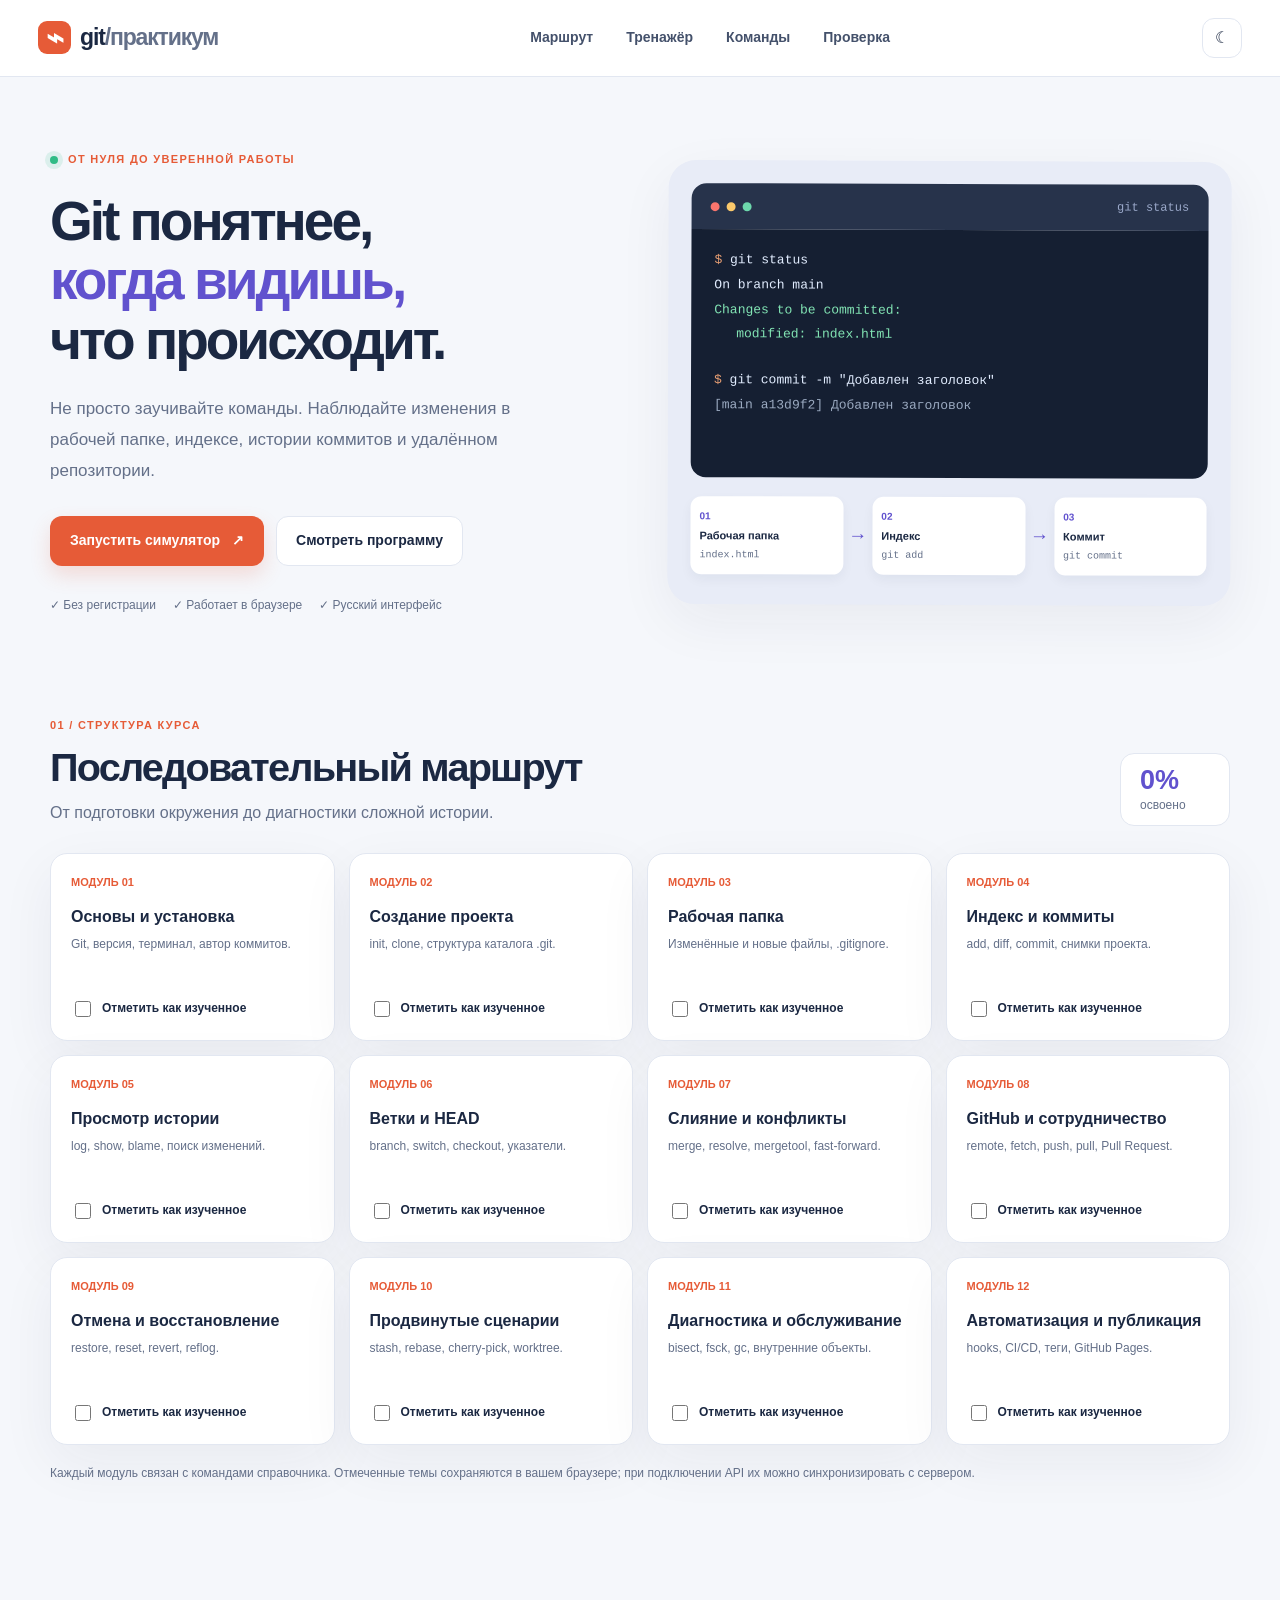
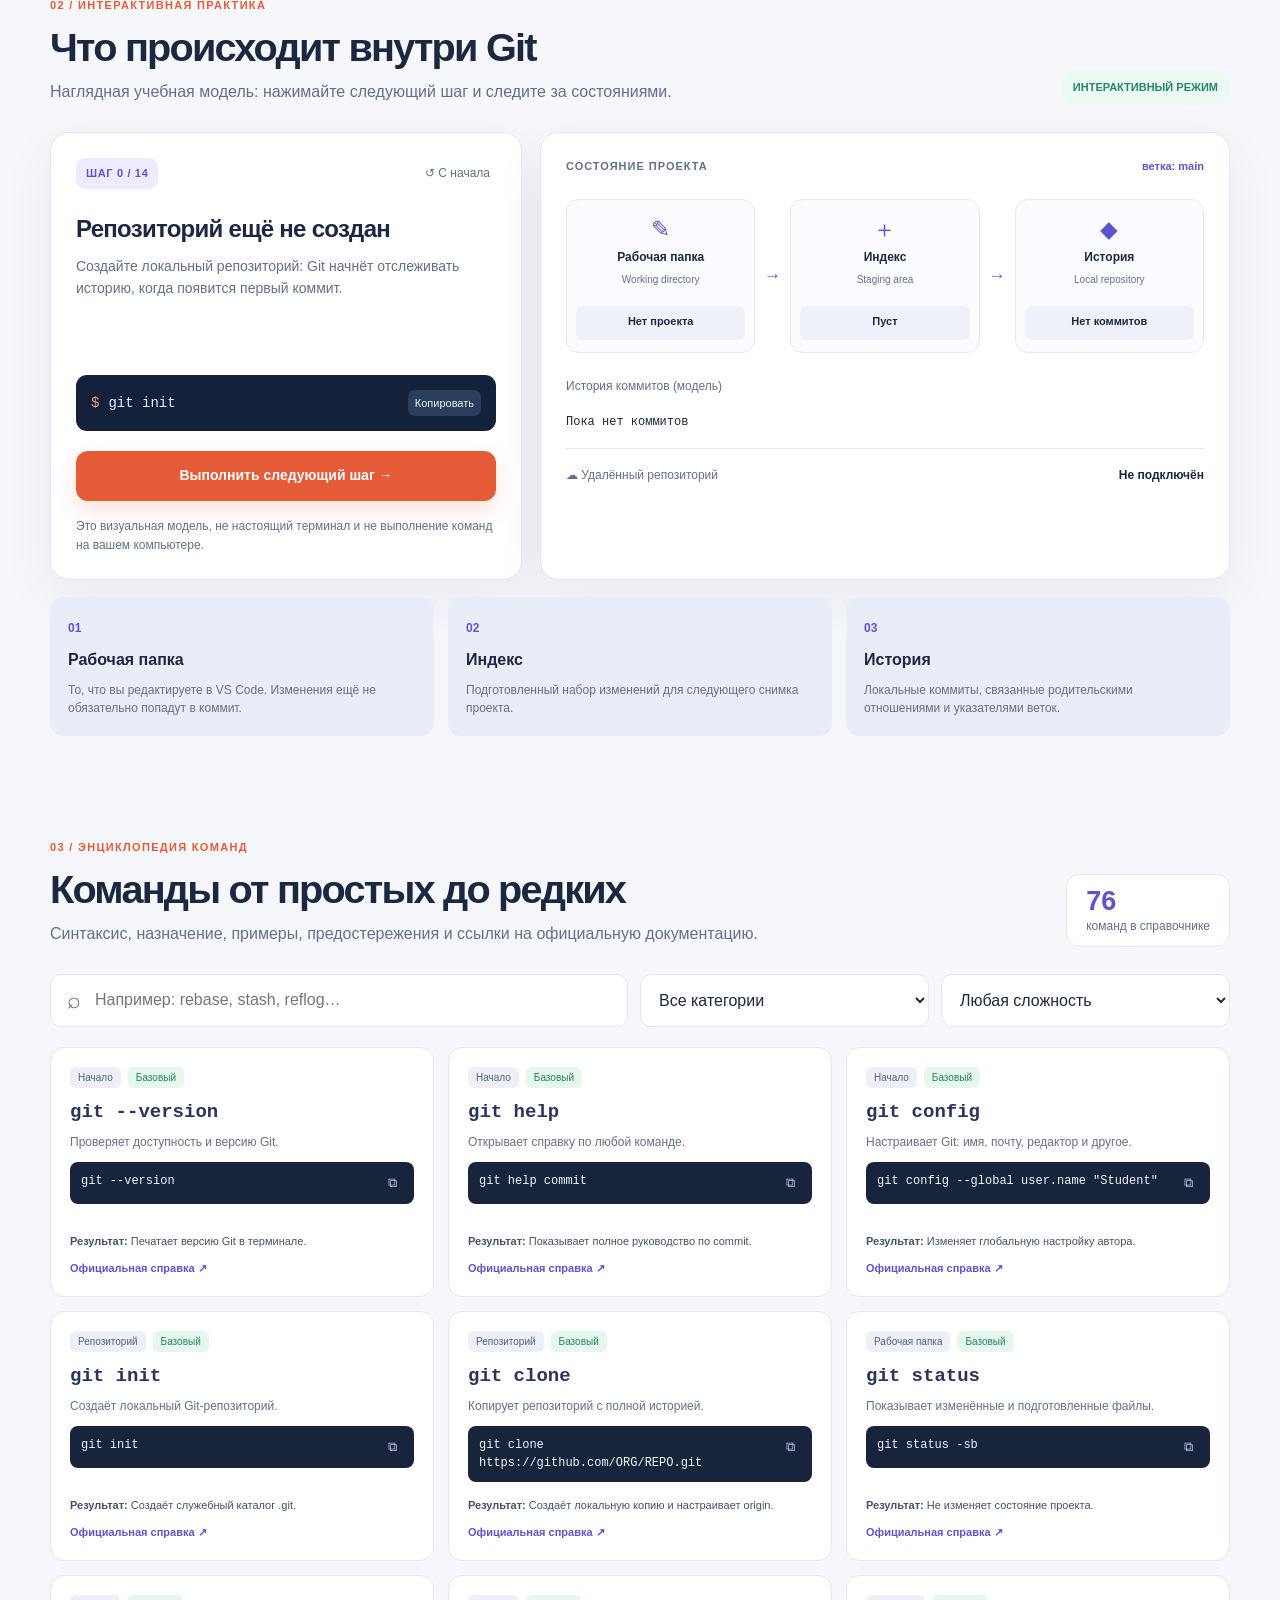
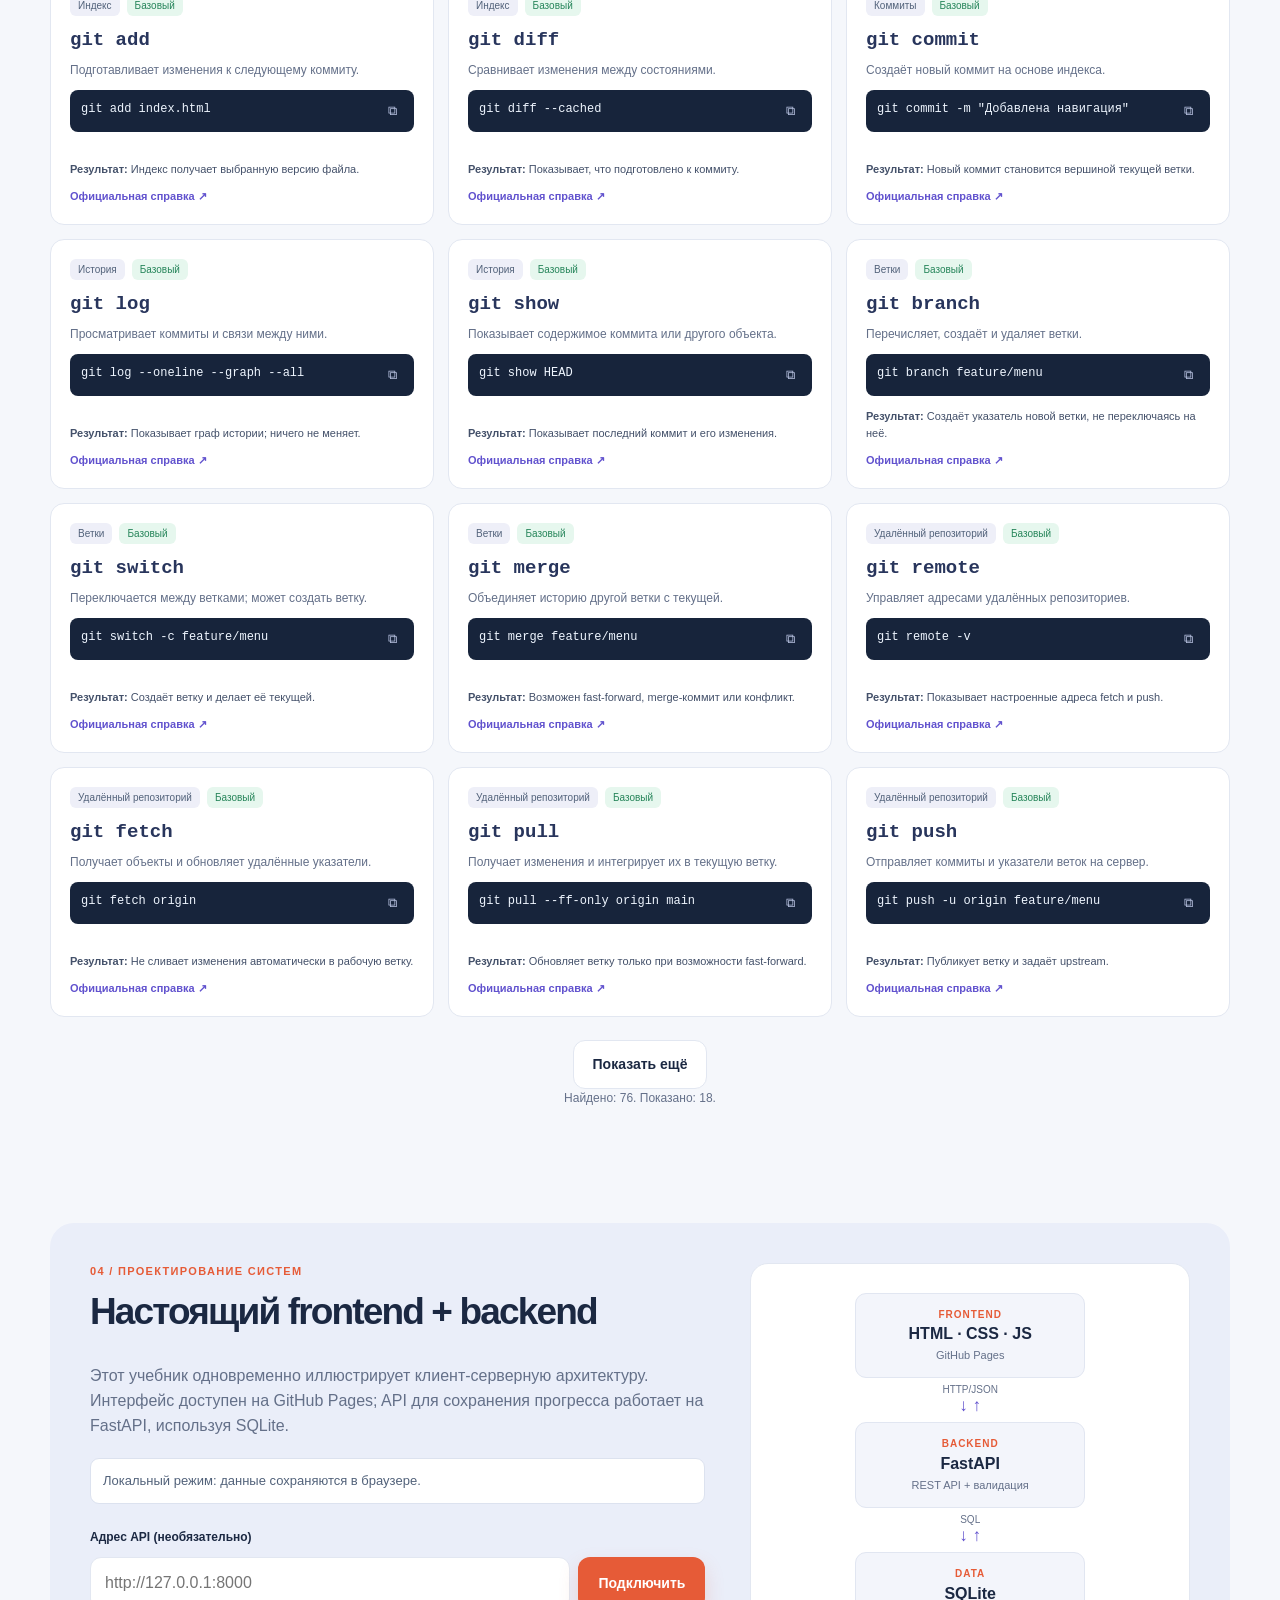
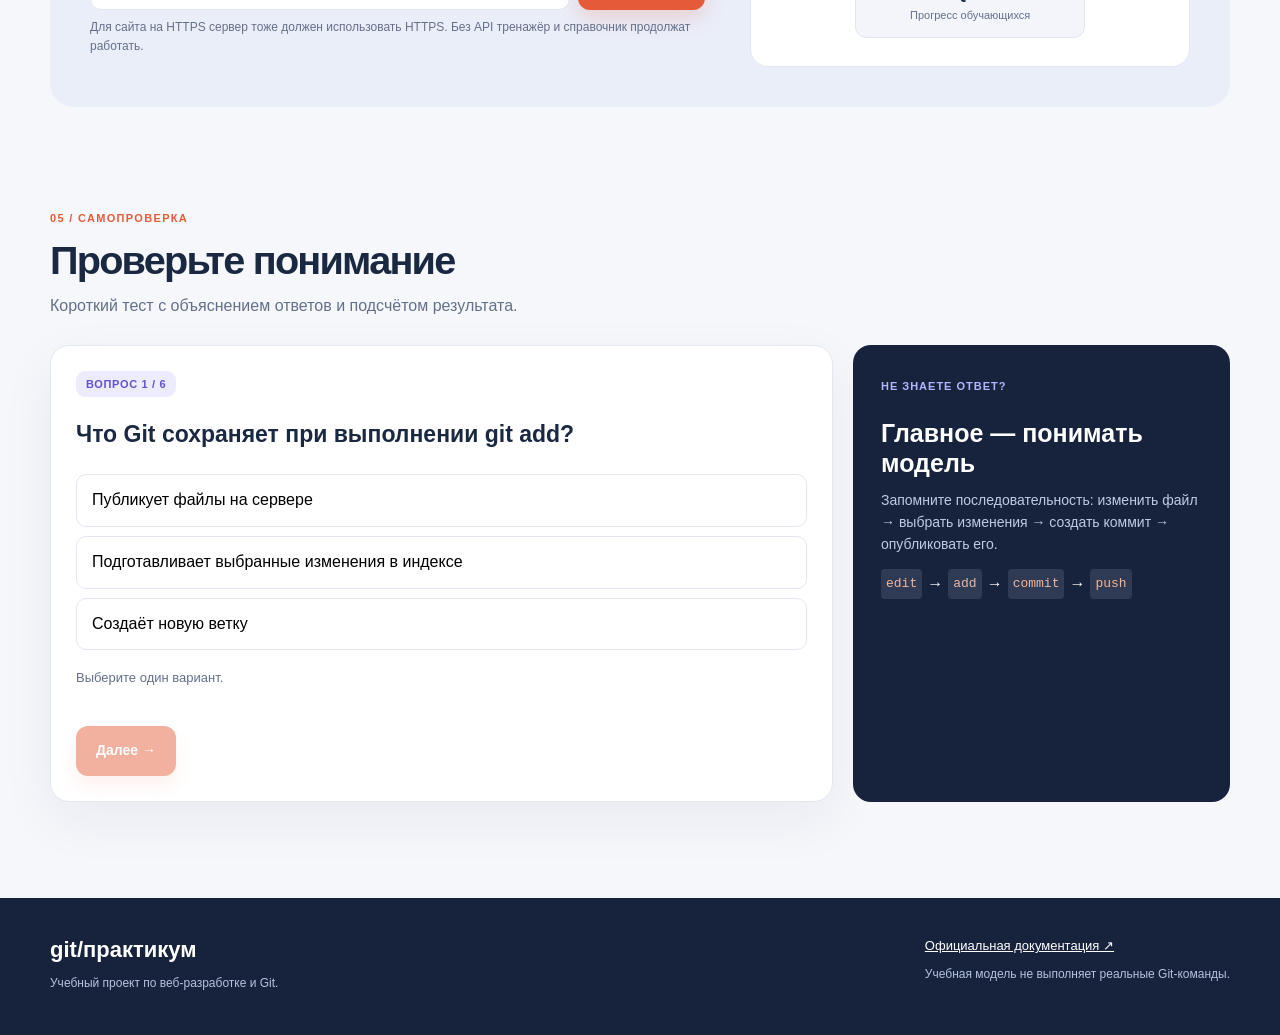
<file: git-lab/index.html>
<!doctype html>
<html lang="ru">
<head>
  <meta charset="utf-8">
  <meta name="viewport" content="width=device-width, initial-scale=1">
  <meta name="description" content="Интерактивный учебник Git: команды, визуальный симулятор, задачи и контроль знаний.">
  <meta name="theme-color" content="#101d38">
  <title>Git Практикум — интерактивный учебник</title>
  <link rel="stylesheet" href="styles.css">
  <script src="data.js" defer></script>
  <script src="app.js" defer></script>
</head>
<body>
<a class="skip-link" href="#main">Перейти к содержимому</a>
<header class="site-header">
  <div class="header-inner">
    <a class="brand" href="#home" aria-label="Git Практикум — на главную"><span class="brand-symbol" aria-hidden="true">⌁</span><span>git<span class="brand-thin">/практикум</span></span></a>
    <nav aria-label="Разделы" class="top-nav"><a href="#learning">Маршрут</a><a href="#simulator">Тренажёр</a><a href="#commands">Команды</a><a href="#quiz">Проверка</a></nav>
    <button class="icon-button" id="themeToggle" type="button" aria-label="Переключить тему" title="Переключить тему">☾</button>
  </div>
</header>
<main id="main">
  <section id="home" class="hero section-shell" aria-labelledby="heroTitle">
    <div class="hero-copy">
      <div class="eyebrow"><span class="status-dot"></span> ОТ НУЛЯ ДО УВЕРЕННОЙ РАБОТЫ</div>
      <h1 id="heroTitle">Git понятнее,<br><span>когда видишь,</span><br>что происходит.</h1>
      <p class="lead">Не просто заучивайте команды. Наблюдайте изменения в рабочей папке, индексе, истории коммитов и удалённом репозитории.</p>
      <div class="hero-actions"><a class="btn btn-primary" href="#simulator">Запустить симулятор <span aria-hidden="true">↗</span></a><a class="btn btn-light" href="#learning">Смотреть программу</a></div>
      <div class="hero-meta"><span>✓ Без регистрации</span><span>✓ Работает в браузере</span><span>✓ Русский интерфейс</span></div>
    </div>
    <div class="hero-demo" role="img" aria-label="Схема Git: рабочая папка, индекс, локальная история и удалённый репозиторий">
      <div class="window-bar"><i></i><i></i><i></i><span>git status</span></div>
      <div class="terminal-window"><div><span class="prompt">$</span> git status</div><p>On branch main</p><p class="terminal-green">Changes to be committed:</p><p class="terminal-green padded">modified: index.html</p><div class="terminal-divider"></div><div><span class="prompt">$</span> git commit -m "Добавлен заголовок"</div><p class="terminal-muted">[main a13d9f2] Добавлен заголовок</p></div>
      <div class="hero-flow"><div><small>01</small><strong>Рабочая папка</strong><code>index.html</code></div><span>→</span><div><small>02</small><strong>Индекс</strong><code>git add</code></div><span>→</span><div><small>03</small><strong>Коммит</strong><code>git commit</code></div></div>
    </div>
  </section>
  <section id="learning" class="section-shell space-top" aria-labelledby="learningTitle">
    <div class="section-head"><div><p class="section-kicker">01 / СТРУКТУРА КУРСА</p><h2 id="learningTitle">Последовательный маршрут</h2><p>От подготовки окружения до диагностики сложной истории.</p></div><div class="progress-summary"><strong id="progressPercent">0%</strong><span>освоено</span></div></div>
    <div class="course-grid" id="courseGrid"></div>
    <p class="subtle-note">Каждый модуль связан с командами справочника. Отмеченные темы сохраняются в вашем браузере; при подключении API их можно синхронизировать с сервером.</p>
  </section>
  <section id="simulator" class="section-shell space-top" aria-labelledby="simTitle">
    <div class="section-head"><div><p class="section-kicker">02 / ИНТЕРАКТИВНАЯ ПРАКТИКА</p><h2 id="simTitle">Что происходит внутри Git</h2><p>Наглядная учебная модель: нажимайте следующий шаг и следите за состояниями.</p></div><span class="label-live">ИНТЕРАКТИВНЫЙ РЕЖИМ</span></div>
    <div class="sim-grid">
      <div class="panel sim-control"><div class="panel-top"><span class="step-badge" id="simStep">ШАГ 0 / 12</span><button id="simReset" class="text-button" type="button">↺ С начала</button></div><h3 id="simHeading">Репозиторий ещё не создан</h3><p class="explain" id="simExplain">Начните с git init: эта команда создаст каталог .git для хранения истории и настроек репозитория.</p><div class="command-box"><span>$</span><code id="simCommand">git init</code><button id="copySim" type="button" aria-label="Копировать текущую команду">Копировать</button></div><button id="simNext" class="btn btn-primary sim-next" type="button">Выполнить следующий шаг →</button><p class="tiny-note">Это визуальная модель, не настоящий терминал и не выполнение команд на вашем компьютере.</p></div>
      <div class="panel sim-display"><div class="model-title">СОСТОЯНИЕ ПРОЕКТА <span id="simBranch">ветка: main</span></div><div class="zones"><div class="zone" id="zoneWork"><div class="zone-icon">✎</div><strong>Рабочая папка</strong><small>Working directory</small><div class="zone-value" id="zoneWorkValue">Нет проекта</div></div><div class="zone-arrow">→</div><div class="zone" id="zoneStage"><div class="zone-icon">＋</div><strong>Индекс</strong><small>Staging area</small><div class="zone-value" id="zoneStageValue">Пуст</div></div><div class="zone-arrow">→</div><div class="zone" id="zoneHistory"><div class="zone-icon">◆</div><strong>История</strong><small>Local repository</small><div class="zone-value" id="zoneHistoryValue">Нет коммитов</div></div></div><div class="history-caption">История коммитов (модель)</div><div id="simGraph" class="graph-line" aria-live="polite">Пока нет коммитов</div><div class="remote-status"><span>☁ Удалённый репозиторий</span><strong id="remoteValue">Не подключён</strong></div></div>
    </div>
    <div class="concept-grid"><article><span>01</span><h3>Рабочая папка</h3><p>То, что вы редактируете в VS Code. Изменения ещё не обязательно попадут в коммит.</p></article><article><span>02</span><h3>Индекс</h3><p>Подготовленный набор изменений для следующего снимка проекта.</p></article><article><span>03</span><h3>История</h3><p>Локальные коммиты, связанные родительскими отношениями и указателями веток.</p></article></div>
  </section>
  <section id="commands" class="section-shell space-top" aria-labelledby="commandsTitle"><div class="section-head"><div><p class="section-kicker">03 / ЭНЦИКЛОПЕДИЯ КОМАНД</p><h2 id="commandsTitle">Команды от простых до редких</h2><p>Синтаксис, назначение, примеры, предостережения и ссылки на официальную документацию.</p></div><div class="catalog-count"><strong id="commandCount">—</strong><span>команд в справочнике</span></div></div><div class="catalog-controls"><label class="search-wrap"><span aria-hidden="true">⌕</span><span class="sr-only">Найти команду Git</span><input type="search" id="commandSearch" placeholder="Например: rebase, stash, reflog…" autocomplete="off"></label><select id="categoryFilter" aria-label="Категория команд"><option value="all">Все категории</option></select><select id="levelFilter" aria-label="Уровень сложности"><option value="all">Любая сложность</option><option value="basic">Базовый</option><option value="advanced">Продвинутый</option><option value="expert">Экспертный</option></select></div><div class="command-grid" id="commandGrid"></div><div class="catalog-footer"><button type="button" id="showMore" class="btn btn-light">Показать ещё</button><p id="catalogMessage" aria-live="polite"></p></div></section>
  <section id="backend" class="section-shell space-top" aria-labelledby="backendTitle"><div class="backend-section"><div><p class="section-kicker">04 / ПРОЕКТИРОВАНИЕ СИСТЕМ</p><h2 id="backendTitle">Настоящий frontend + backend</h2><p>Этот учебник одновременно иллюстрирует клиент-серверную архитектуру. Интерфейс доступен на GitHub Pages; API для сохранения прогресса работает на FastAPI, используя SQLite.</p><div class="backend-status" id="apiStatus" role="status">Локальный режим: данные сохраняются в браузере.</div><form id="apiForm" class="api-form"><label for="apiInput">Адрес API (необязательно)</label><div><input id="apiInput" placeholder="http://127.0.0.1:8000" type="url"><button class="btn btn-primary" type="submit">Подключить</button></div></form><p class="tiny-note">Для сайта на HTTPS сервер тоже должен использовать HTTPS. Без API тренажёр и справочник продолжат работать.</p></div><div class="arch-diagram"><div class="arch-node"><span>FRONTEND</span><strong>HTML · CSS · JS</strong><small>GitHub Pages</small></div><div class="arch-link">HTTP/JSON <span>↓ ↑</span></div><div class="arch-node"><span>BACKEND</span><strong>FastAPI</strong><small>REST API + валидация</small></div><div class="arch-link">SQL <span>↓ ↑</span></div><div class="arch-node"><span>DATA</span><strong>SQLite</strong><small>Прогресс обучающихся</small></div></div></div></section>
  <section id="quiz" class="section-shell space-top" aria-labelledby="quizTitle"><div class="section-head"><div><p class="section-kicker">05 / САМОПРОВЕРКА</p><h2 id="quizTitle">Проверьте понимание</h2><p>Короткий тест с объяснением ответов и подсчётом результата.</p></div></div><div class="quiz-layout"><div class="panel quiz-card" id="quizCard"><span class="step-badge" id="quizStep">ВОПРОС 1 / 6</span><h3 id="quizQuestion"></h3><div id="quizAnswers" class="answer-options"></div><p id="quizFeedback" aria-live="polite" class="quiz-feedback"></p><button id="quizNext" type="button" class="btn btn-primary" disabled>Далее →</button></div><aside class="tip-card"><span>НЕ ЗНАЕТЕ ОТВЕТ?</span><h3>Главное — понимать модель</h3><p>Запомните последовательность: изменить файл → выбрать изменения → создать коммит → опубликовать его.</p><div class="mini-steps"><code>edit</code><span>→</span><code>add</code><span>→</span><code>commit</code><span>→</span><code>push</code></div></aside></div></section>
</main><footer class="footer"><div class="section-shell footer-inner"><div><strong>git/практикум</strong><p>Учебный проект по веб-разработке и Git.</p></div><div><a href="https://git-scm.com/docs" target="_blank" rel="noopener noreferrer">Официальная документация ↗</a><p>Учебная модель не выполняет реальные Git-команды.</p></div></div></footer>
</body>
</html>
</file>
<file: git-lab/styles.css>
:root{--bg:#f5f7fb;--ink:#1b2842;--muted:#647089;--line:#e2e7f1;--card:#fff;--navy:#111d36;--accent:#e65b37;--purple:#6152ce;--soft:#f0f2fb;--shadow:0 18px 55px rgba(28,40,74,.06)}*{box-sizing:border-box}html{scroll-behavior:smooth;scroll-padding-top:90px}body{margin:0;background:var(--bg);color:var(--ink);font-family:Inter,'Segoe UI',Arial,sans-serif;line-height:1.55}a{color:inherit}button,input,select{font:inherit}button{cursor:pointer}button:disabled{opacity:.48;cursor:not-allowed}*:focus-visible{outline:3px solid #f6a173;outline-offset:3px}.sr-only{position:absolute;overflow:hidden;width:1px;height:1px;clip:rect(0,0,0,0)}.skip-link{position:absolute;top:-100px;left:15px;background:#fff;padding:12px;z-index:50}.skip-link:focus{top:10px}.section-shell{width:min(1180px,calc(100% - 56px));margin-inline:auto}.site-header{position:sticky;top:0;z-index:15;background:rgba(255,255,255,.92);backdrop-filter:blur(15px);border-bottom:1px solid var(--line)}.header-inner{max-width:1260px;padding:0 28px;margin:auto;height:76px;display:flex;align-items:center;justify-content:space-between;gap:24px}.brand{text-decoration:none;font-weight:850;font-size:23px;display:flex;align-items:center;gap:9px;letter-spacing:-.05em}.brand-symbol{background:var(--accent);color:#fff;display:grid;place-items:center;width:33px;height:33px;border-radius:9px;font-size:30px;line-height:1}.brand-thin{font-weight:550;color:var(--muted)}.top-nav{display:flex;gap:33px}.top-nav a{text-decoration:none;color:#44516b;font-size:14px;font-weight:650}.top-nav a:hover{color:var(--accent)}.icon-button{border:1px solid var(--line);background:var(--card);border-radius:12px;width:40px;height:40px;color:var(--ink)}.hero{padding-top:74px;display:grid;grid-template-columns:1fr 1fr;align-items:center;gap:55px}.eyebrow,.section-kicker{color:var(--accent);font-size:11px;font-weight:900;letter-spacing:.12em}.eyebrow{display:flex;align-items:center;gap:10px}.status-dot{height:8px;width:8px;border-radius:99px;background:#30bb86;box-shadow:0 0 0 5px rgba(48,187,134,.13)}h1,h2,h3,p{margin-top:0}h1{font-size:clamp(40px,4.3vw,64px);line-height:1.08;letter-spacing:-.055em;font-weight:850;margin:24px 0}h1 span{color:var(--purple)}.lead{max-width:500px;color:var(--muted);font-size:17px;line-height:1.8}.hero-actions{display:flex;gap:12px;margin:30px 0}.btn{display:inline-flex;justify-content:center;align-items:center;gap:12px;border-radius:12px;padding:13px 19px;text-decoration:none;border:1px solid transparent;font-size:14px;font-weight:750;white-space:nowrap}.btn-primary{background:var(--accent);color:#fff;box-shadow:0 9px 20px rgba(230,91,55,.18)}.btn-primary:hover{background:#d84d2a}.btn-light{background:var(--card);border-color:var(--line);color:var(--ink)}.hero-meta{display:flex;flex-wrap:wrap;gap:17px;font-size:12px;color:var(--muted)}.hero-demo{background:#e8ecf7;border-radius:27px;padding:23px 23px 30px;box-shadow:var(--shadow);transform:rotate(.2deg)}.window-bar{background:#27334b;border-radius:15px 15px 0 0;display:flex;gap:7px;align-items:center;padding:16px 19px;color:#9ba9ca;font:12px Consolas,monospace}.window-bar i{width:9px;height:9px;background:#fa756d;border-radius:50%}.window-bar i:nth-child(2){background:#fbc96b}.window-bar i:nth-child(3){background:#6dd8ac}.window-bar span{margin-left:auto}.terminal-window{background:#151f32;color:#e2edff;padding:20px 23px 25px;font:13px/1.75 Consolas,'Courier New',monospace;border-radius:0 0 15px 15px;min-height:248px}.terminal-window p{margin:2px 0}.prompt{color:#e79e73}.terminal-green{color:#82e4b4}.terminal-muted{color:#9baac1}.padded{padding-left:22px}.terminal-divider{height:21px}.hero-flow{display:flex;align-items:center;justify-content:space-between;gap:5px;margin-top:19px}.hero-flow>div{background:#fff;display:flex;flex-direction:column;gap:3px;flex:1;min-width:0;border-radius:11px;padding:12px 9px;box-shadow:0 5px 12px rgba(20,30,60,.05)}.hero-flow small{font-size:10px;color:var(--purple);font-weight:850}.hero-flow strong{font-size:11px}.hero-flow code{font-size:10px;color:var(--muted)}.hero-flow>span{color:var(--purple);font-size:19px}.space-top{padding-top:103px}.section-head{display:flex;justify-content:space-between;align-items:end;gap:18px;margin-bottom:27px}.section-head h2{font-size:clamp(28px,3.1vw,40px);letter-spacing:-.045em;line-height:1.14;margin:10px 0}.section-head p:not(.section-kicker){color:var(--muted);margin-bottom:0}.progress-summary,.catalog-count{border:1px solid var(--line);border-radius:14px;background:var(--card);padding:10px 19px;display:flex;flex-direction:column;min-width:110px}.progress-summary strong,.catalog-count strong{font-size:27px;color:var(--purple);line-height:1.2}.progress-summary span,.catalog-count span{font-size:12px;color:var(--muted)}.course-grid{display:grid;grid-template-columns:repeat(4,1fr);gap:14px}.course-card{border:1px solid var(--line);border-radius:17px;background:var(--card);padding:20px;min-height:188px;display:flex;flex-direction:column;box-shadow:var(--shadow)}.course-card .counter{color:var(--accent);font-size:11px;font-weight:850}.course-card h3{font-size:16px;margin:16px 0 8px;line-height:1.3}.course-card p{color:var(--muted);font-size:12px;margin-bottom:18px}.course-card label{display:flex;gap:8px;align-items:center;margin-top:auto;font-size:12px;font-weight:650;cursor:pointer}.course-card input{accent-color:var(--purple);height:16px;width:16px}.course-card.completed{border-color:#a7dcca;background:#f6fffa}.subtle-note,.tiny-note{color:var(--muted);font-size:12px}.subtle-note{margin-top:19px}.label-live{background:#edf9f3;color:#238965;font-size:11px;font-weight:850;border-radius:100px;padding:9px 12px}.sim-grid{display:grid;grid-template-columns:40% 1fr;gap:18px}.panel{background:var(--card);border:1px solid var(--line);border-radius:19px;padding:25px;box-shadow:var(--shadow)}.panel-top{display:flex;align-items:center;justify-content:space-between}.step-badge{font-size:11px;font-weight:850;letter-spacing:.06em;background:#edebff;color:var(--purple);border-radius:9px;padding:7px 10px}.text-button{border:0;background:none;color:var(--muted);font-size:12px}.sim-control h3{font-size:24px;line-height:1.25;letter-spacing:-.03em;margin:25px 0 12px}.explain{color:var(--muted);min-height:105px;font-size:14px}.command-box{display:flex;align-items:center;gap:9px;background:#14213a;color:#e4ecff;border-radius:11px;padding:15px;font:14px Consolas,'Courier New',monospace}.command-box>span{color:#e7a17e}.command-box code{white-space:nowrap;overflow:auto;flex:1}.command-box button{border:0;background:#2b3d5d;border-radius:7px;color:#eff2ff;padding:7px;font:11px 'Segoe UI',Arial,sans-serif}.sim-next{margin-top:20px;width:100%}.sim-control .tiny-note{margin:16px 0 0}.model-title{font-size:11px;font-weight:850;letter-spacing:.09em;color:var(--muted);display:flex;justify-content:space-between}.model-title span{letter-spacing:0;color:var(--purple)}.zones{display:flex;align-items:stretch;gap:9px;margin:24px 0}.zone{border:1px solid var(--line);border-radius:13px;flex:1;padding:12px 9px;min-width:0;text-align:center;background:#fbfcff}.zone.active{border-color:var(--purple);box-shadow:0 0 0 3px #eae8ff}.zone-icon{font-size:23px;color:var(--purple)}.zone strong{display:block;font-size:12px}.zone small{font-size:10px;color:var(--muted)}.zone-value{margin-top:15px;border-radius:7px;padding:7px 4px;background:#eef1f9;font-size:11px;font-weight:650;min-height:34px;overflow-wrap:anywhere}.zone-arrow{display:flex;align-items:center;color:var(--purple);font-size:17px}.history-caption{color:var(--muted);font-size:12px;margin-top:20px}.graph-line{display:flex;gap:7px;align-items:center;min-height:52px;flex-wrap:wrap;font:12px Consolas,monospace}.commit-dot{background:#e9e7ff;color:#4338a0;border:1px solid #cac6ff;padding:8px 9px;border-radius:100px}.commit-arrow{color:#8b94a6}.remote-status{border-top:1px solid var(--line);padding-top:17px;display:flex;justify-content:space-between;gap:8px;font-size:12px}.remote-status span{color:var(--muted)}.concept-grid{display:grid;grid-template-columns:repeat(3,1fr);gap:14px;margin-top:17px}.concept-grid article{background:#e9edf7;border-radius:13px;padding:18px}.concept-grid span{font-size:12px;color:var(--purple);font-weight:850}.concept-grid h3{font-size:16px;margin:8px 0}.concept-grid p{font-size:12px;margin:0;color:var(--muted)}.catalog-controls{display:grid;grid-template-columns:2fr 1fr 1fr;gap:12px;margin-bottom:20px}.search-wrap{position:relative}.search-wrap>span{position:absolute;left:17px;top:9px;color:var(--muted);font-size:23px}input[type=search],input[type=url],select{width:100%;background:var(--card);color:var(--ink);border:1px solid var(--line);border-radius:11px;padding:13px 14px;outline-color:var(--purple)}.search-wrap input{padding-left:44px}.command-grid{display:grid;grid-template-columns:repeat(3,1fr);gap:14px}.command-card{background:var(--card);border:1px solid var(--line);border-radius:14px;padding:19px;display:flex;flex-direction:column;gap:10px;min-height:250px}.command-tags{display:flex;gap:7px;align-items:center;flex-wrap:wrap}.tag{padding:3px 8px;border-radius:6px;font-size:10px;background:#eeeff8;color:#52627a}.tag.basic{background:#e6f7ee;color:#26855a}.tag.advanced{background:#fff4da;color:#9d6b1f}.tag.expert{background:#fae7ea;color:#b04258}.command-card h3{font:700 19px Consolas,'Courier New',monospace;margin:3px 0 0;color:#28355c}.command-card p{font-size:12px;color:var(--muted);margin:0}.example-code{display:flex;background:#17243b;color:#eff6ff;align-items:start;padding:10px 11px;border-radius:8px;gap:8px}.example-code code{font:12px/1.5 Consolas,'Courier New',monospace;overflow-wrap:anywhere;flex:1}.copy-button{border:0;background:none;color:#bec8e7;font-size:13px;flex-shrink:0}.command-card .effect{font-size:11px;margin-top:auto;color:#44516a}.command-card .caution{font-size:11px;color:#b34a30;background:#fff4ec;padding:7px 10px;border-radius:7px}.command-doc{color:var(--purple);font-size:11px;text-decoration:none;font-weight:750}.catalog-footer{text-align:center;padding-top:23px}.catalog-footer p{font-size:12px;color:var(--muted)}.backend-section{background:#eaeef9;border-radius:24px;padding:40px;display:grid;grid-template-columns:1.4fr 1fr;gap:45px}.backend-section h2{font-size:37px;letter-spacing:-.05em;line-height:1.14}.backend-section p:not(.section-kicker){color:var(--muted)}.backend-status{margin:20px 0;padding:12px;background:#fff;border-radius:9px;color:#52627a;font-size:13px;border:1px solid #dce2ef}.api-form label{font-size:12px;font-weight:750}.api-form>div{display:flex;gap:8px;margin:8px 0}.api-form input{min-width:0}.arch-diagram{background:#fff;border:1px solid var(--line);border-radius:18px;padding:23px;display:flex;align-items:center;justify-content:center;flex-direction:column}.arch-node{background:#f3f5fb;border:1px solid #e1e6f1;border-radius:11px;padding:13px 30px;text-align:center;min-width:230px}.arch-node span{color:var(--accent);font-size:10px;letter-spacing:.1em;font-weight:850;display:block}.arch-node strong{display:block;font-size:16px}.arch-node small{display:block;font-size:11px;color:var(--muted)}.arch-link{font-size:10px;color:var(--muted);text-align:center;line-height:1.2;padding:6px}.arch-link span{display:block;color:var(--purple);font-size:17px}.quiz-layout{display:grid;grid-template-columns:1.35fr .65fr;gap:20px}.quiz-card h3{font-size:23px;line-height:1.3;margin:24px 0}.answer-options{display:grid;gap:9px}.answer-option{display:block;width:100%;text-align:left;border:1px solid var(--line);border-radius:10px;background:var(--card);padding:13px 15px}.answer-option:hover{border-color:var(--purple)}.answer-option.correct{background:#e7f9ef;border-color:#4faf7c}.answer-option.incorrect{background:#fff0ed;border-color:#e98576}.quiz-feedback{min-height:40px;font-size:13px;color:var(--muted);margin:18px 0}.tip-card{background:#17233d;color:#fff;border-radius:18px;padding:28px}.tip-card>span{font-size:11px;color:#b4b5ff;letter-spacing:.09em;font-weight:850}.tip-card h3{font-size:25px;line-height:1.2;margin:20px 0 12px}.tip-card p{font-size:14px;color:#c0cbe1}.mini-steps{display:flex;align-items:center;gap:5px;flex-wrap:wrap}.mini-steps code{color:#f0b69c;background:#2f3a54;border-radius:4px;padding:5px}.footer{margin-top:96px;background:#17233d;color:#fff}.footer-inner{display:flex;justify-content:space-between;padding-top:35px;padding-bottom:35px;gap:20px}.footer strong{font-size:22px}.footer a{font-size:13px;color:#fff}.footer p{font-size:12px;color:#b5c3de;margin:7px 0}.hidden{display:none!important}body.dark{--bg:#101827;--ink:#edf3ff;--muted:#a5b1c6;--line:#34425a;--card:#1b2942;--soft:#1f2b45;--shadow:none}body.dark .site-header{background:rgba(22,32,50,.93)}body.dark .brand-thin,body.dark .top-nav a{color:#b7c3dc}body.dark .course-card.completed{background:#15372e}body.dark .zone,body.dark .hero-flow>div,body.dark .arch-diagram,body.dark .backend-status{background:#1b2942}body.dark .zone-value,body.dark .concept-grid article,body.dark .backend-section,body.dark .arch-node{background:#202e47}body.dark .command-card h3,body.dark .command-card .effect{color:#eef3ff}body.dark .hero-demo{background:#35435a}body.dark .tip-card{border:1px solid var(--line)}@media(max-width:1000px){.hero{grid-template-columns:1fr;gap:33px;padding-top:49px}.hero-copy{max-width:720px}.hero-demo{max-width:670px}.course-grid{grid-template-columns:repeat(3,1fr)}.command-grid{grid-template-columns:repeat(2,1fr)}.sim-grid{grid-template-columns:1fr}}@media(max-width:710px){.section-shell{width:min(100% - 30px,1180px)}.header-inner{height:65px;padding:0 15px}.top-nav{gap:13px}.top-nav a{font-size:11px}.top-nav a:nth-child(1),.top-nav a:nth-child(4){display:none}.brand{font-size:19px}.space-top{padding-top:70px}.hero{padding-top:34px}h1{font-size:40px}.lead{font-size:15px}.hero-actions{flex-wrap:wrap}.hero-demo{padding:12px}.hero-flow strong{font-size:9px}.hero-flow code{font-size:9px}.course-grid{grid-template-columns:repeat(2,1fr)}.command-grid{grid-template-columns:1fr}.catalog-controls{grid-template-columns:1fr 1fr}.catalog-controls .search-wrap{grid-column:1/-1}.concept-grid{grid-template-columns:1fr}.backend-section{grid-template-columns:1fr;padding:23px;gap:20px}.quiz-layout{grid-template-columns:1fr}.section-head{align-items:start}.label-live{display:none}.footer-inner{flex-direction:column}.zones{gap:4px}.zone{padding:11px 5px}.zone small{font-size:9px}.zone strong{font-size:10px}.zone-arrow{font-size:11px}.arch-node{min-width:210px}}@media(max-width:420px){.course-grid{grid-template-columns:1fr}.hero-flow{gap:3px}.hero-flow>div{padding:9px 5px}.section-head h2{font-size:29px}.model-title{flex-direction:column}.api-form>div{flex-direction:column}}
@media(max-width:710px){.section-head{flex-wrap:wrap}.section-head>div:first-child{min-width:0;flex:1 1 100%}.progress-summary,.catalog-count{min-width:108px}}
</file>
